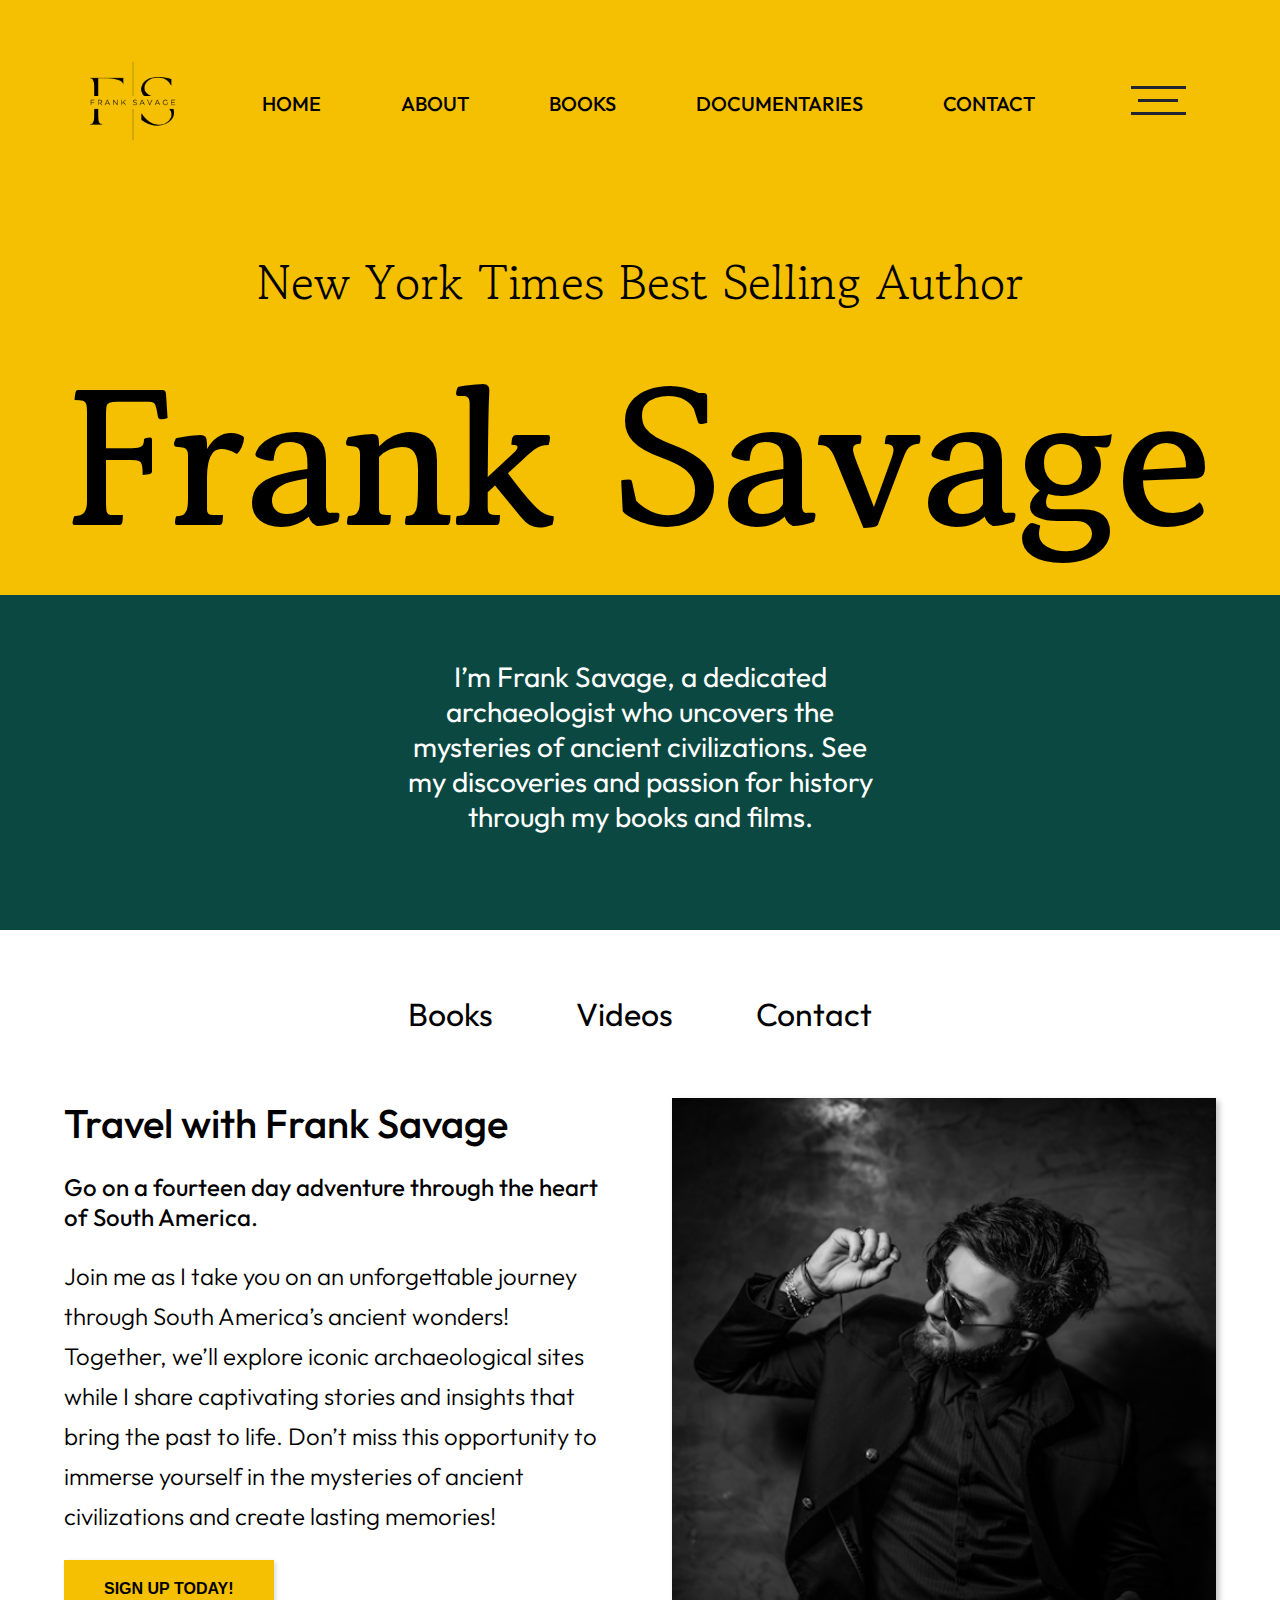
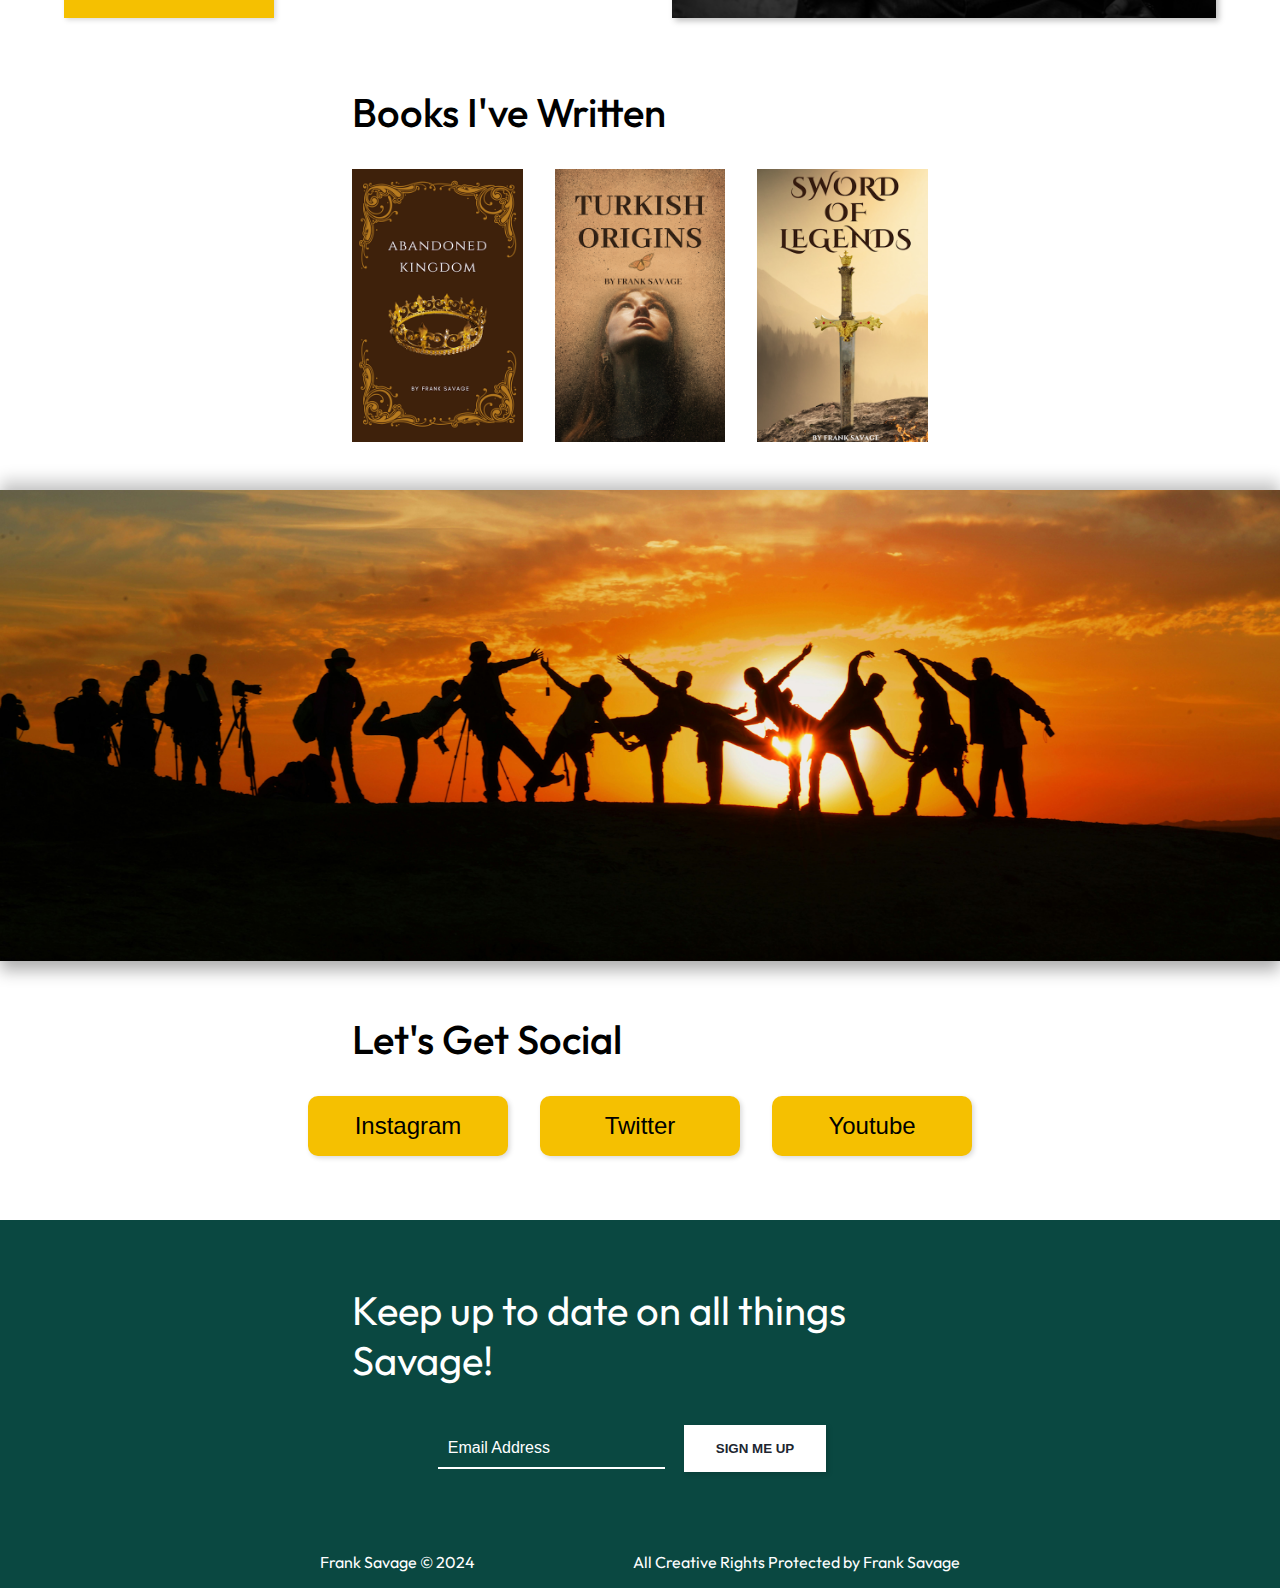
<file: index.html>
<!DOCTYPE html>
<html lang="en">
<head>
    <meta charset="UTF-8">
    <meta name="viewport" content="width=device-width, initial-scale=1.0">
    <title>Frank Savage</title>
    <link rel="stylesheet" href="https://cdnjs.cloudflare.com/ajax/libs/font-awesome/4.7.0/css/font-awesome.min.css">
    <link rel="stylesheet" href="styles.css">
    <link rel="stylesheet" href="https://cdnjs.cloudflare.com/ajax/libs/font-awesome/6.0.0-beta3/css/all.min.css">

    <link rel="icon" href="favicon.ico" type="image/x-icon" />

</head>
<body>
    <header>
        <nav class="header-nav">
            <ul>
                <li class="left"><a href="https://christopherschopf.github.io/Author-Website"><img src="img/fs-logo-2.png" width="100px" height="auto"></a></li>
                <li><a href="https://christopherschopf.github.io/Author-Website/">Home</a></li>
                <li><a href="https://christopherschopf.github.io/Author-Website/about.html">About</a></li>
                <li><a href="https://christopherschopf.github.io/Author-Website/books.html">Books</a></li>
                <li><a href="https://christopherschopf.github.io/Author-Website/documentaries.html">Documentaries</a></li>
                <li><a href="https://christopherschopf.github.io/Author-Website/contact.html">Contact</a></li>
                <li id="hamburger" class="right"><a href="#"><img src="img/nav-icon.png" alt="navigation image"></a></li>
            </ul>
        </nav>
        <nav class="header-nav-mobile">
            <div class="nav-one">
                <a href=""><img src="img/fs-logo-2.png" width="100px" height="auto"></a>
            </div>
            <div>
                <a id="mobilehamburger" href="#"><img src="img/nav-icon.png" alt="navigation image"></a>
            </div>
        </nav>

<!-- Fullscreen Menu (Initially Hidden) -->
<div id="overlay" class="overlay">
    <a href="#" class="close-btn" id="close-btn">&times;</a>
    <div class="overlay-content">
        <a href="https://christopherschopf.github.io/Author-Website/">Home</a>
        <a href="https://christopherschopf.github.io/Author-Website/about.html">About</a>
        <a href="https://christopherschopf.github.io/Author-Website/books.html">Books</a>
        <a href="https://christopherschopf.github.io/Author-Website/documentaries.html">Documentaries</a>
        <a href="https://christopherschopf.github.io/Author-Website/contact.html">Contact</a>
    </div>
</div>

        <div class="hero">
            <p>New York Times Best Selling Author</p>
            <h1>Frank Savage</h1>
        </div>
    </header>
    
    <main>
        <div class="intro">
            <p>I’m Frank Savage, a dedicated archaeologist who uncovers the mysteries of ancient civilizations. See my discoveries and passion for history through my books and films.</p>
        </div>
        <div class="center-nav">

            <a href="https://christopherschopf.github.io/Author-Website/books.html">Books</a>
            <a href="https://christopherschopf.github.io/Author-Website/documentaries.html">Videos</a>
            <a href="https://christopherschopf.github.io/Author-Website/contact.html">Contact</a>
        </div>
        <div class="travel-section">
            <div class="travel-left">
                <h2>Travel with Frank Savage</h2>
                <h3>Go on a fourteen day adventure through the heart of South America.</h3>
                <p>Join me as I take you on an unforgettable journey through South America’s ancient wonders! Together, we’ll explore iconic archaeological sites while I share captivating stories and insights that bring the past to life. Don’t miss this opportunity to immerse yourself in the mysteries of ancient civilizations and create lasting memories!</p>
                <button class="travel">Sign Up Today!</button>
            </div>
            <div class="travel-right">
                <img src="img/f-savage-500.png">
            </div>
        </div>
        <div class="books-header">
            <h2>Books I've Written</h2>
        </div>
        <div class="books">
            <div class="book">
                <img src="img/kingdom-book.png">
                <div class="book-overlay">
                    <div class="book-content">
                        <h3>Abandoned Kingdom</h3>    
                        <p>Uncover the haunting secrets of a once-great civilization, revealing the mysteries hidden within crumbling palaces and ancient artifacts. </p>
                        <p>This gripping exploration invites readers to question the fragility of human achievement and the moral dilemmas of exposing long-buried truths.</p>
                        <br>
                        <button>Get It Today!</button>
                    </div>
                </div>
            </div>
            <div class="book">
                <img src="img/turkish-book.png">
                <div class="book-overlay">
                    <div class="book-content">
                        <h3>Turkish Origins</h3>    
                        <p>Turkish Origins traces the journey of the Turkic peoples from Central Asia to Anatolia, where their traditions and languages took root.</p> 
                        <p>The book explores how these influences shaped the rich cultural heritage of modern Turkey.</p>
                        <br>
                        <button>Get It Today!</button>
                    </div>
                </div>
            </div>
            <div class="book">
                <img src="img/sword-book.png">
                <div class="cover">
                    <div class="book-overlay">
                        <div class="book-content">
                            <h3>Sword of Legends</h3>    
                            <p>Sword of Legends follows the journey of an ancient blade, passed down through generations, at the heart of epic battles and forgotten kingdoms.</p> 
                            <p>This thrilling tale unravels the sword's mysterious origins and its pivotal role in shaping history. </p>
                            <br>
                            <button>Get It Today!</button>
                        </div>
                    </div>
                </div>
            </div>
        </div>
        <div class="social-image">
            <img src="img/social-image.png">
        </div>
        <div class="social-header">
            <h2>Let's Get Social</h2>
        </div> 
        <div class="social-section">
            <div class="social-link">
                <button>Instagram</button>
            </div>
            <div class="social-link">
                <button>Twitter</button>
            </div>
            <div class="social-link">
                <button>Youtube</button>
            </div>
        </div> 
        <div class="bottom-contact">
            <div class="bottom-contact-header">
                <h2>Keep up to date on all things Savage!</h2>
            </div>
            <div class="bottom-contact-form">
                <form class="email-form">
                    <input type="email" name="email" value="Email Address" required>
                    <button type="submit">SIGN ME UP</button>
                </form>
            </div>
        </div>          
    </main>
    <footer class="footer">
        <div class="left-footer">
            <p>Frank Savage &copy; 2024</p>
        </div>
        <div class="right-footer">
            <p>All Creative Rights Protected by Frank Savage</p>
        </div>
    </footer>
    <script src="scripts.js"></script>
</body>
</html>
</file>
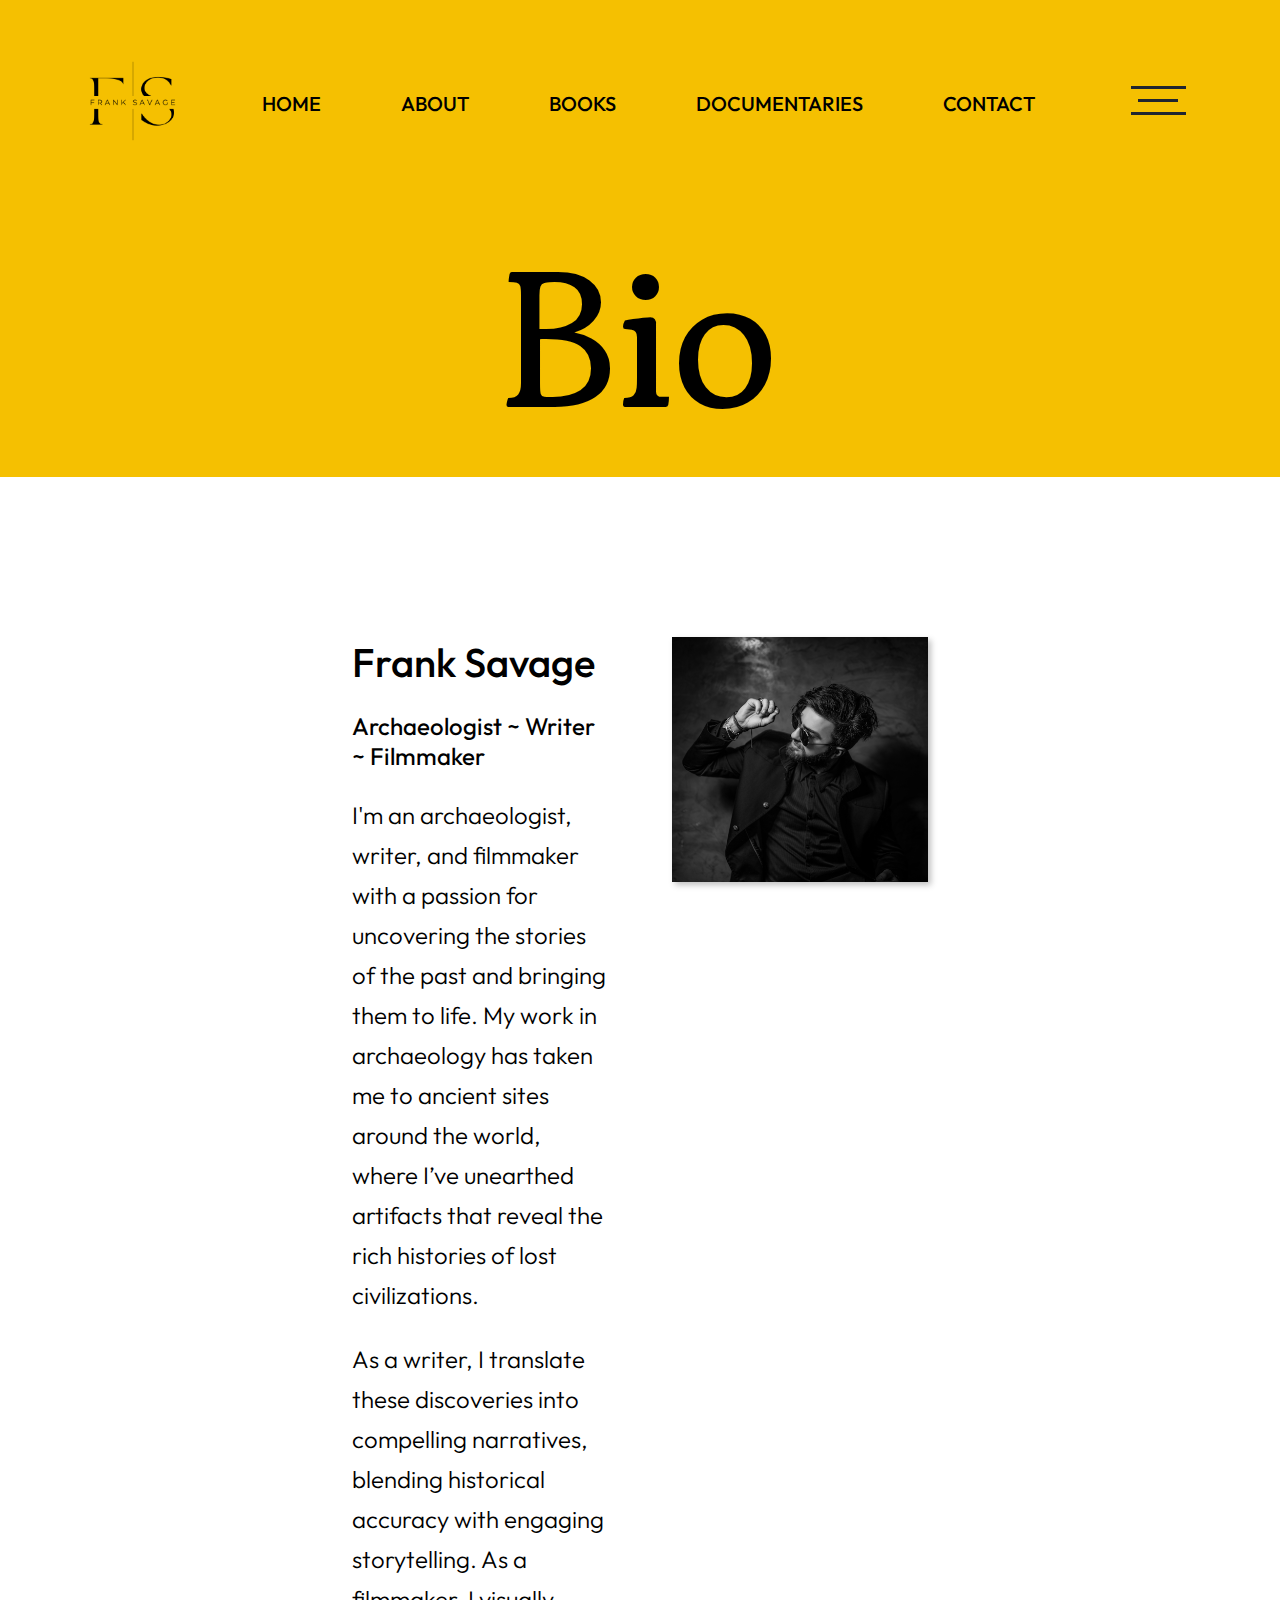
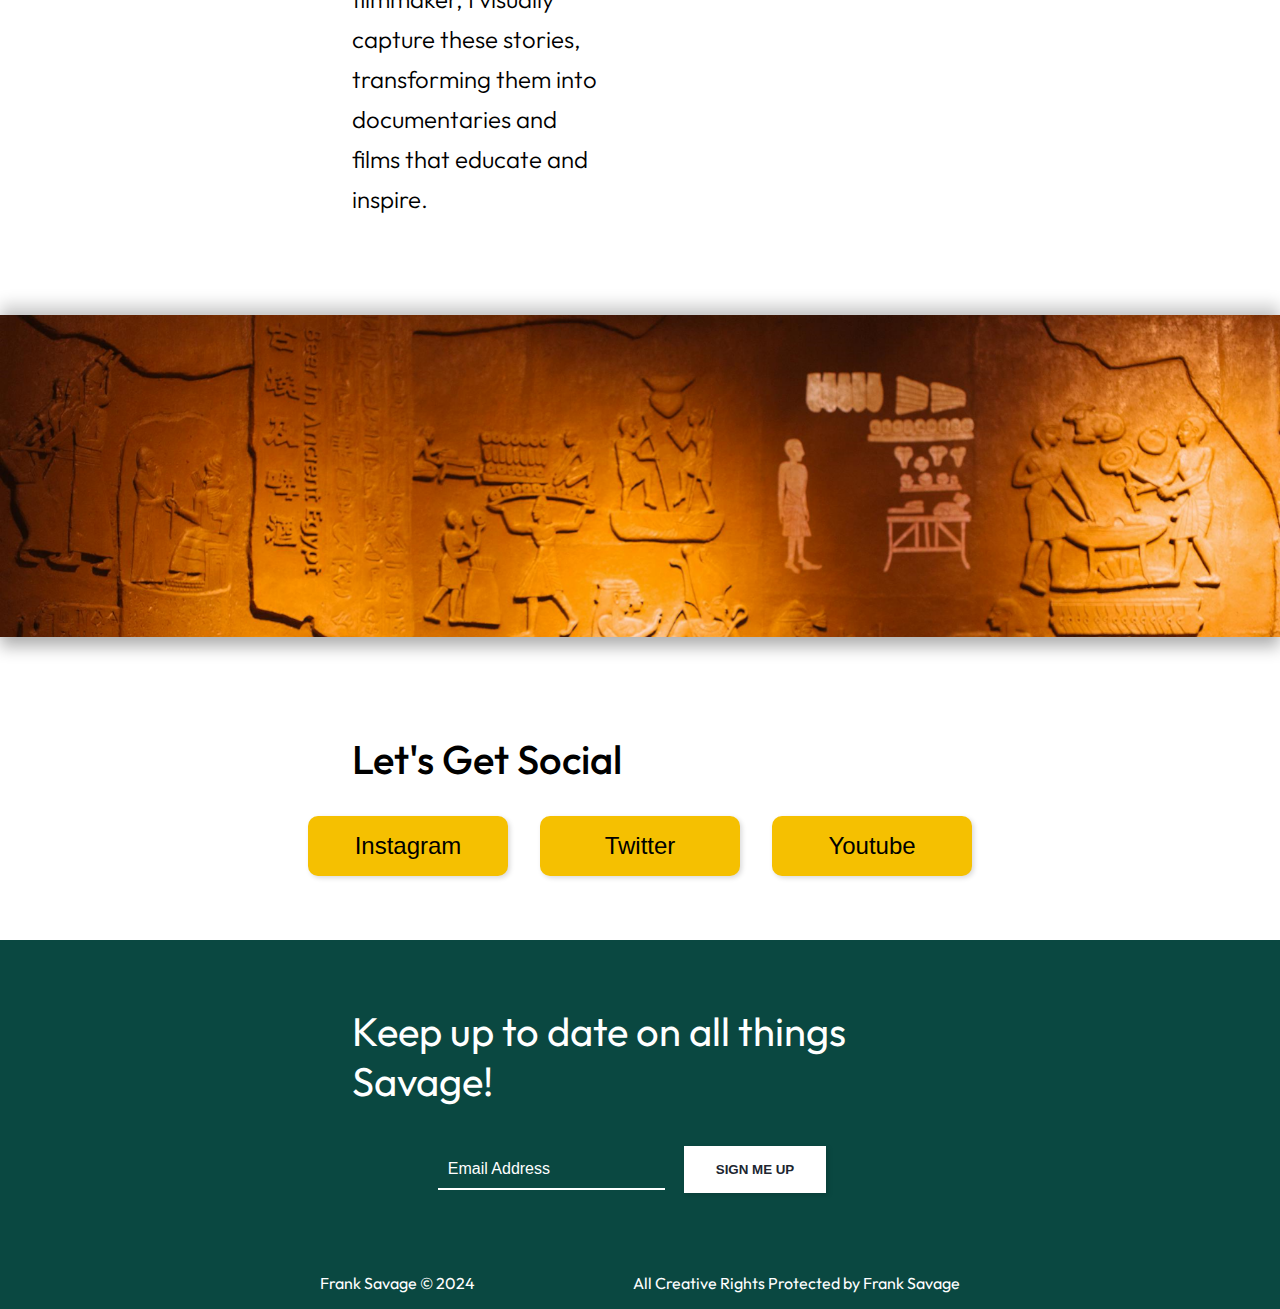
<file: about.html>
<!DOCTYPE html>
<html lang="en">
<head>
    <meta charset="UTF-8">
    <meta name="viewport" content="width=device-width, initial-scale=1.0">
    <title>Frank Savage</title>
    <link rel="stylesheet" href="https://cdnjs.cloudflare.com/ajax/libs/font-awesome/4.7.0/css/font-awesome.min.css">
    <link rel="stylesheet" href="styles.css">
    <link rel="stylesheet" href="https://cdnjs.cloudflare.com/ajax/libs/font-awesome/6.0.0-beta3/css/all.min.css">

    <link rel="icon" href="favicon.ico" type="image/x-icon" />

</head>
<body>
    <header>
        <nav class="header-nav">
            <ul>
                <li class="left"><a href="https://christopherschopf.github.io/Author-Website"><img src="img/fs-logo-2.png" width="100px" height="auto"></a></li>
                <li><a href="https://christopherschopf.github.io/Author-Website">Home</a></li>
                <li><a href="https://christopherschopf.github.io/Author-Website/about.html">About</a></li>
                <li><a href="https://christopherschopf.github.io/Author-Website/books.html">Books</a></li>
                <li><a href="https://christopherschopf.github.io/Author-Website/documentaries.html">Documentaries</a></li>
                <li><a href="https://christopherschopf.github.io/Author-Website/contact.html">Contact</a></li>
                <li id="hamburger" class="right"><a href="#"><img src="img/nav-icon.png"></a></li>
            </ul>
        </nav>
        <nav class="header-nav-mobile">
            <div class="nav-one">
                <a href=""><img src="img/fs-logo-2.png" width="100px" height="auto"></a>
            </div>
            <div>
                <a id="mobilehamburger" href="#"><img src="img/nav-icon.png"></a>
            </div>
        </nav>

<!-- Fullscreen Menu (Initially Hidden) -->
<div id="overlay" class="overlay">
    <a href="#" class="close-btn" id="close-btn">&times;</a>
    <div class="overlay-content">
        <a href="https://christopherschopf.github.io/Author-Website">Home</a>
        <a href="https://christopherschopf.github.io/Author-Website/about.html">About</a>
        <a href="https://christopherschopf.github.io/Author-Website/books.html">Books</a>
        <a href="https://christopherschopf.github.io/Author-Website/documentaries.html">Documentaries</a>
        <a href="https://christopherschopf.github.io/Author-Website/contact.html">Contact</a>
    </div>
</div>

        <div class="hero">

            <h1>Bio</h1>
        </div>
    </header>
    
    <main>
        
        <div class="about-page">
            <div class="about-left">
                <h2>Frank Savage</h2>
                <h3>Archaeologist ~ Writer ~ Filmmaker</h3>
                <p>I'm an archaeologist, writer, and filmmaker with a passion for uncovering the stories of the past and bringing them to life.  My work in archaeology has taken me to ancient sites around the world, where I’ve unearthed artifacts that reveal the rich histories of lost civilizations.</p> 

                <p>As a writer, I translate these discoveries into compelling narratives, blending historical accuracy with engaging storytelling.  As a filmmaker, I visually capture these stories, transforming them into documentaries and films that educate and inspire.</p> 

            </div>
            <div class="about-right">
                <img src="img/f-savage-500.png">
            </div>
        </div>
        <div class="egypt-head">
            <img src="img/about-bottom.png">
        </div>
        <div class="social-header">
            <h2>Let's Get Social</h2>
        </div> 
        <div class="social-section">
            <div class="social-link">
                <button>Instagram</button>
            </div>
            <div class="social-link">
                <button>Twitter</button>
            </div>
            <div class="social-link">
                <button>Youtube</button>
            </div>
        </div> 
        <div class="bottom-contact">
            <div class="bottom-contact-header">
                <h2>Keep up to date on all things Savage!</h2>
            </div>
            <div class="bottom-contact-form">
                <form class="email-form">
                    <input type="email" name="email" value="Email Address" required>
                    <button type="submit">SIGN ME UP</button>
                </form>
            </div>
        </div>          
    </main>
    <footer class="footer">
        <div class="left-footer">
            <p>Frank Savage &copy; 2024</p>
        </div>
        <div class="right-footer">
            <p>All Creative Rights Protected by Frank Savage</p>
        </div>
    </footer>
    <script src="scripts.js"></script>
</body>
</html>
</file>
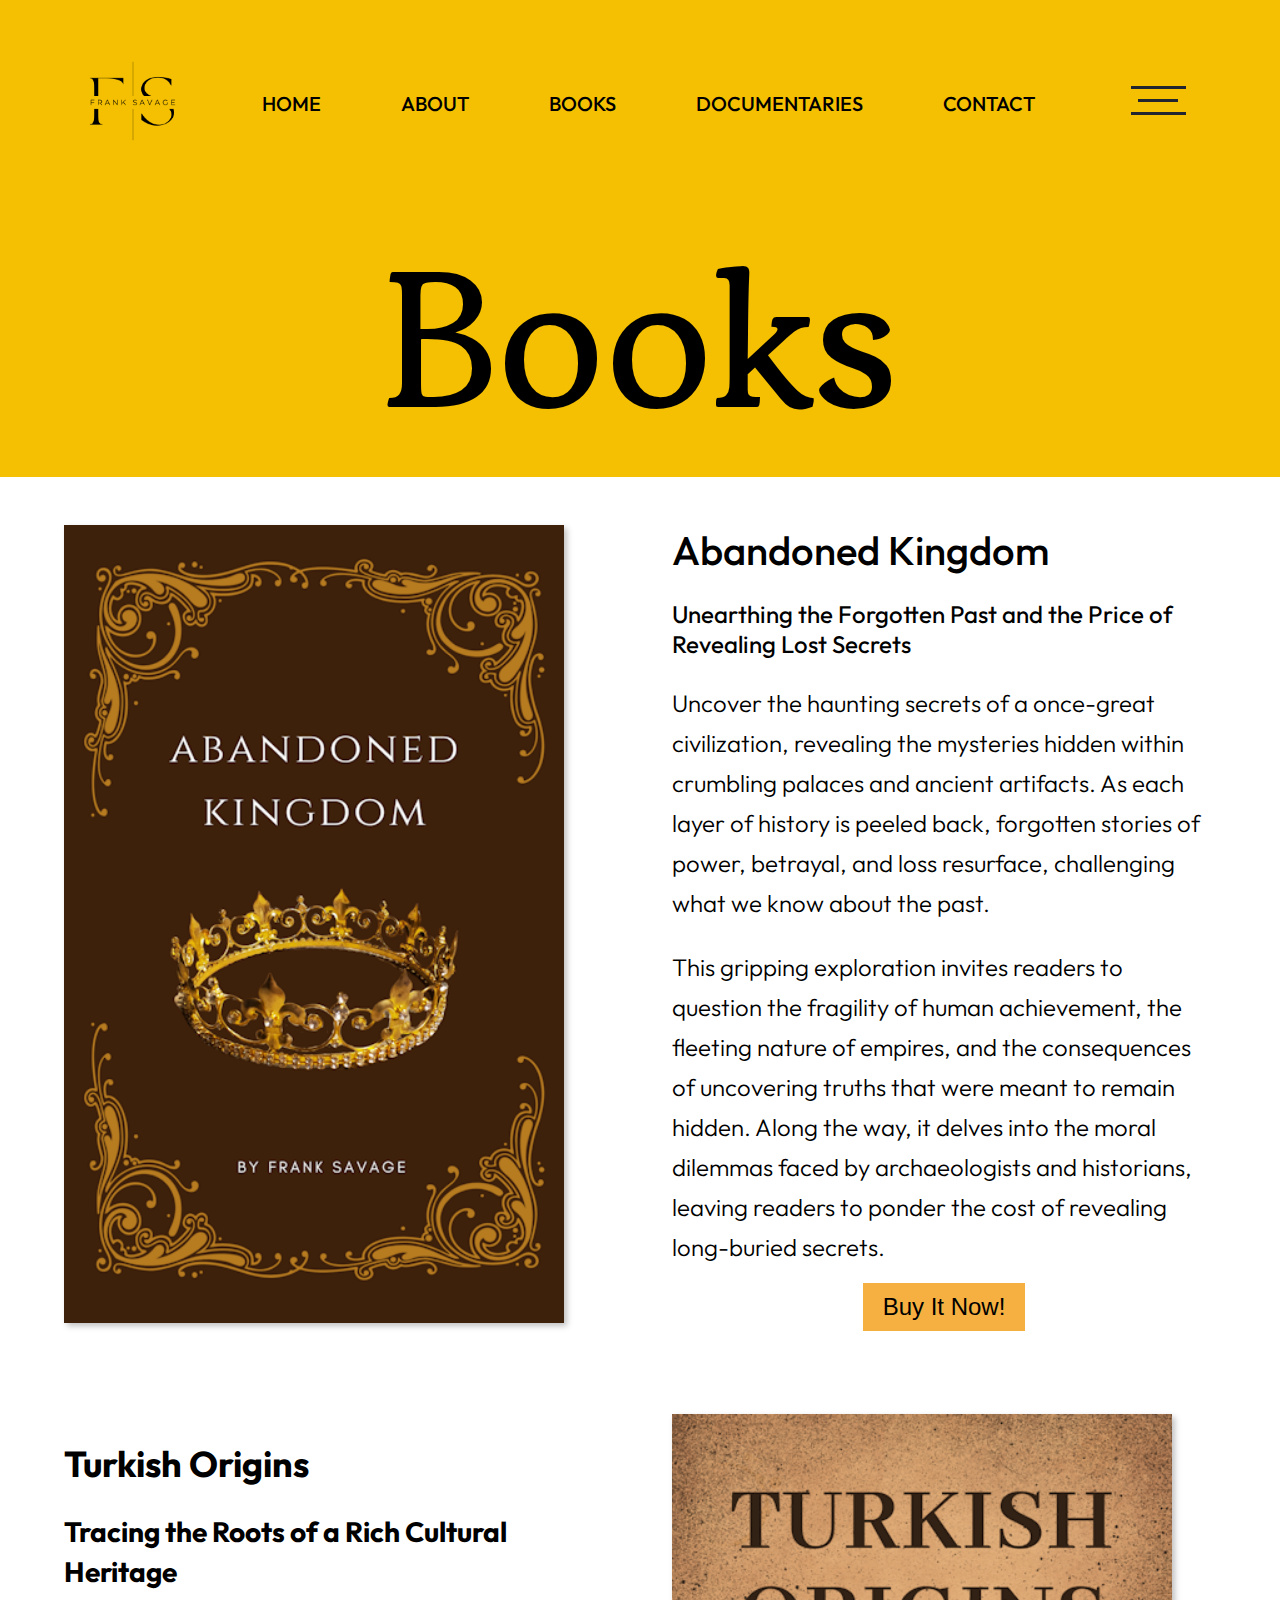
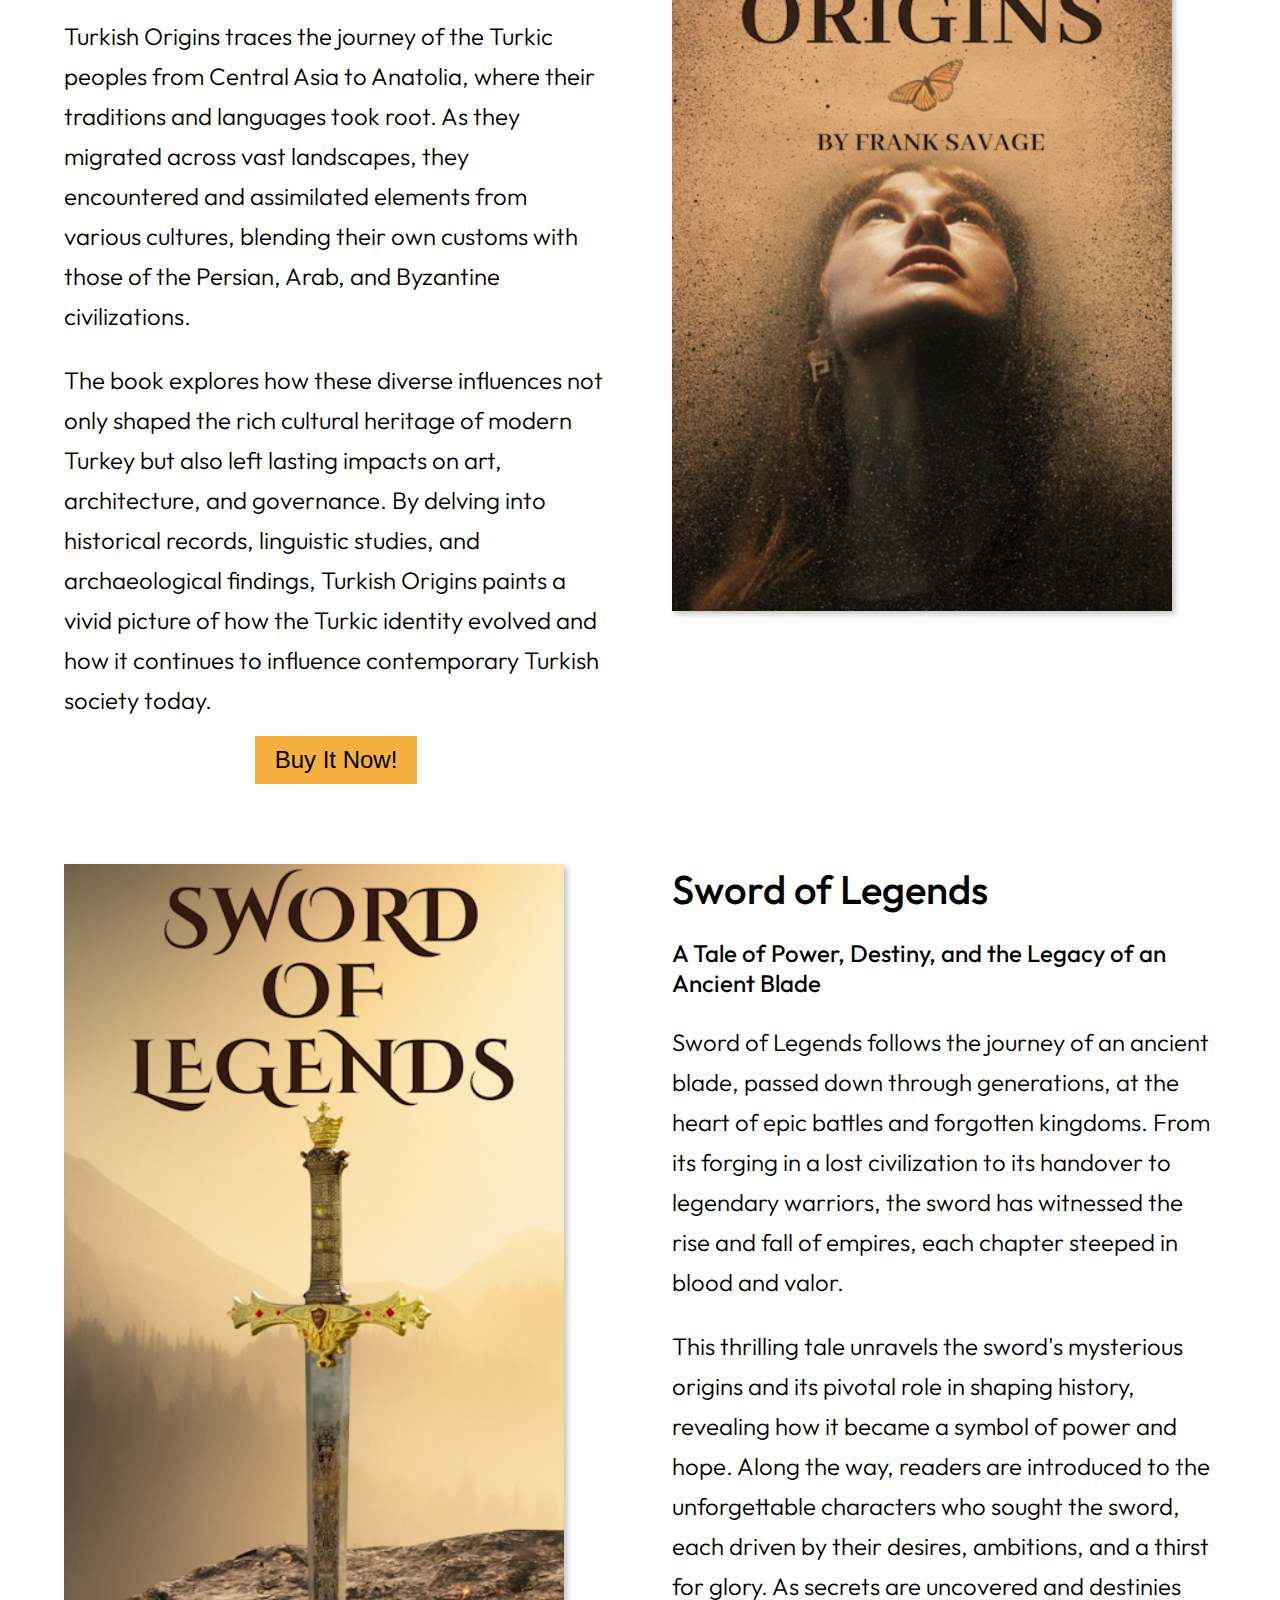
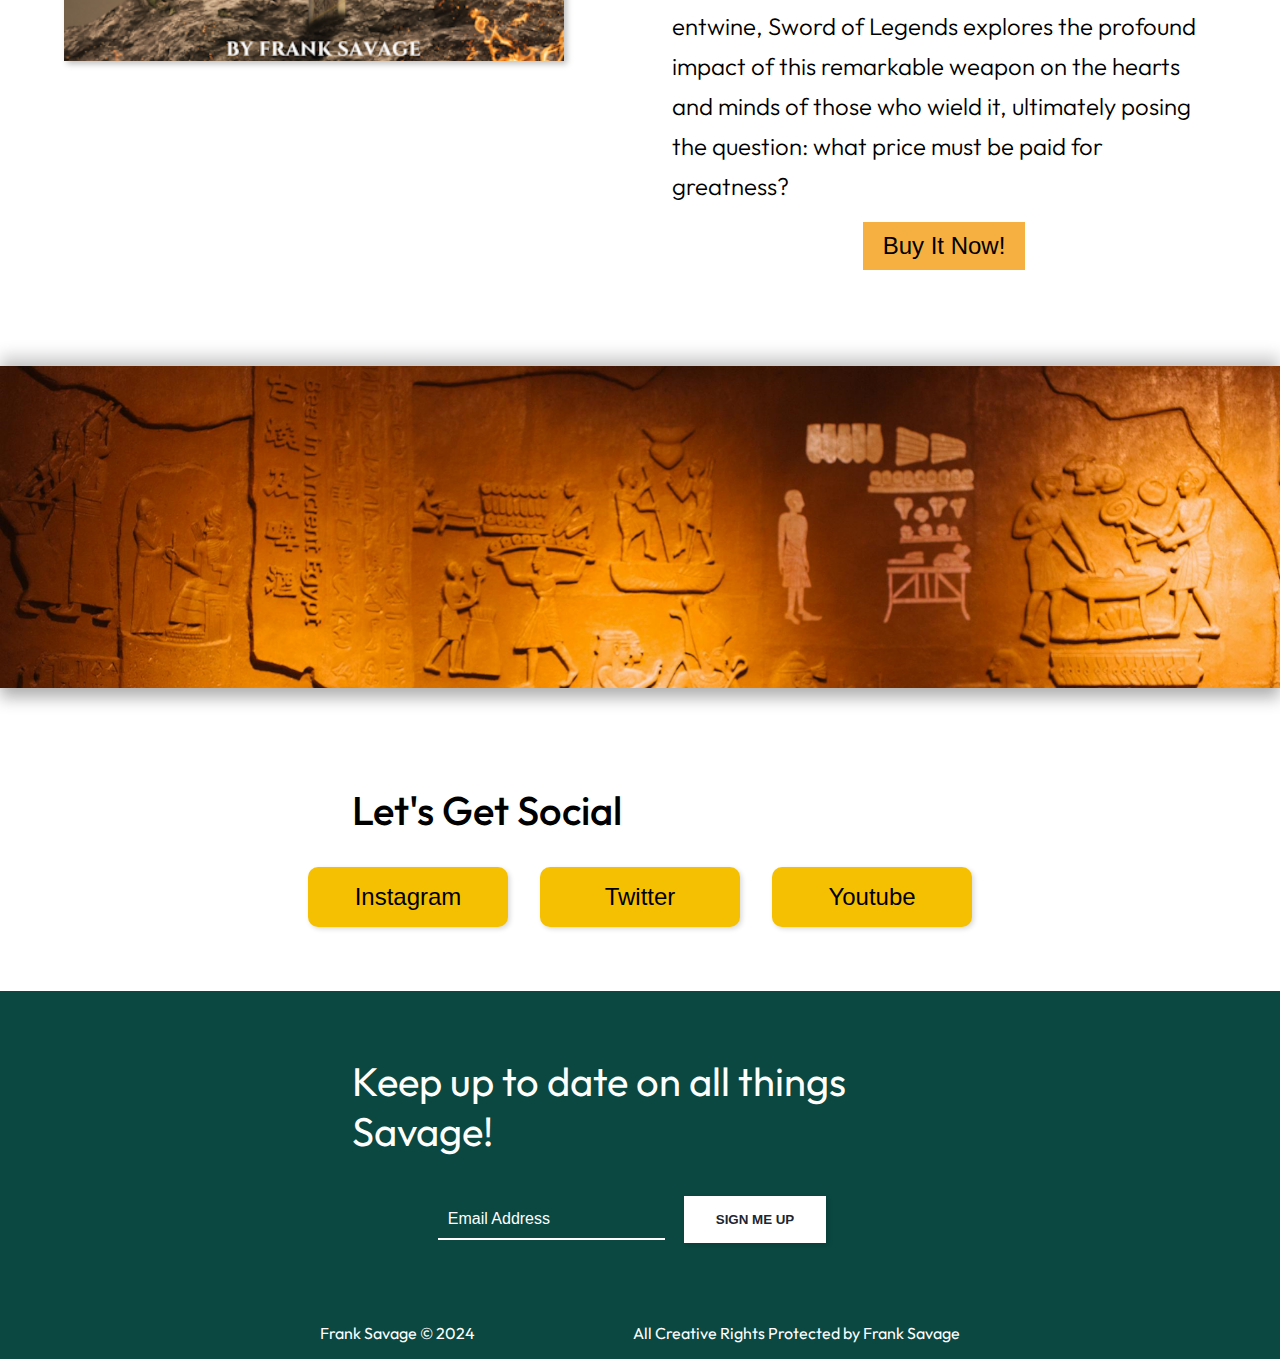
<file: books.html>
<!DOCTYPE html>
<html lang="en">
<head>
    <meta charset="UTF-8">
    <meta name="viewport" content="width=device-width, initial-scale=1.0">
    <title>Frank Savage</title>
    <link rel="stylesheet" href="https://cdnjs.cloudflare.com/ajax/libs/font-awesome/4.7.0/css/font-awesome.min.css">
    <link rel="stylesheet" href="styles.css">
    <link rel="stylesheet" href="https://cdnjs.cloudflare.com/ajax/libs/font-awesome/6.0.0-beta3/css/all.min.css">

    <link rel="icon" href="favicon.ico" type="image/x-icon" />

</head>
<body>
    <header>
        <nav class="header-nav">
            <ul>
                <li class="left"><a href="https://christopherschopf.github.io/Author-Website"><img src="img/fs-logo-2.png" width="100px" height="auto"></a></li>
                <li><a href="https://christopherschopf.github.io/Author-Website">Home</a></li>
                <li><a href="https://christopherschopf.github.io/Author-Website/about.html">About</a></li>
                <li><a href="https://christopherschopf.github.io/Author-Website/books.html">Books</a></li>
                <li><a href="https://christopherschopf.github.io/Author-Website/documentaries.html">Documentaries</a></li>
                <li><a href="https://christopherschopf.github.io/Author-Website/contact.html">Contact</a></li>
                <li id="hamburger" class="right"><a href="#"><img src="img/nav-icon.png"></a></li>
            </ul>
        </nav>
        <nav class="header-nav-mobile">
            <div class="nav-one">
                <a href=""><img src="img/fs-logo-2.png" width="100px" height="auto"></a>
            </div>
            <div>
                <a id="mobilehamburger" href="#"><img src="img/nav-icon.png"></a>
            </div>
        </nav>

<!-- Fullscreen Menu (Initially Hidden) -->
<div id="overlay" class="overlay">
    <a href="#" class="close-btn" id="close-btn">&times;</a>
    <div class="overlay-content">
        <a href="https://christopherschopf.github.io/Author-Website">Home</a>
        <a href="https://christopherschopf.github.io/Author-Website/about.html">About</a>
        <a href="https://christopherschopf.github.io/Author-Website/books.html">Books</a>
        <a href="https://christopherschopf.github.io/Author-Website/documentaries.html">Documentaries</a>
        <a href="https://christopherschopf.github.io/Author-Website/contact.html">Contact</a>
    </div>
</div>

        <div class="hero">

            <h1>Books</h1>
        </div>
    </header>
    
    <main>
        
        <div class="book-page">
            <div class="book-left">
                <img src="img/kingdom-book.png">
            </div>
            <div class="book-right">
                <h2>Abandoned Kingdom</h2>
                <h3>Unearthing the Forgotten Past and the Price of Revealing Lost Secrets</h3>
                <p>Uncover the haunting secrets of a once-great civilization, revealing the mysteries hidden within crumbling palaces and ancient artifacts. As each layer of history is peeled back, forgotten stories of power, betrayal, and loss resurface, challenging what we know about the past.</p>
                <p>This gripping exploration invites readers to question the fragility of human achievement, the fleeting nature of empires, and the consequences of uncovering truths that were meant to remain hidden. Along the way, it delves into the moral dilemmas faced by archaeologists and historians, leaving readers to ponder the cost of revealing long-buried secrets.</p>
                <button class="buy-book">Buy It Now!</button>
            </div>
        </div>
        <div class="book-page reverse-column">
            <div class="book-left">
                <h2>Turkish Origins</h2>
                <h3>Tracing the Roots of a Rich Cultural Heritage</h3>
                <p>Turkish Origins traces the journey of the Turkic peoples from Central Asia to Anatolia, where their traditions and languages took root. As they migrated across vast landscapes, they encountered and assimilated elements from various cultures, blending their own customs with those of the Persian, Arab, and Byzantine civilizations.</p>
                <p>The book explores how these diverse influences not only shaped the rich cultural heritage of modern Turkey but also left lasting impacts on art, architecture, and governance. By delving into historical records, linguistic studies, and archaeological findings, Turkish Origins paints a vivid picture of how the Turkic identity evolved and how it continues to influence contemporary Turkish society today.</p>
                <button class="buy-book">Buy It Now!</button>
            </div>
            <div class="book-right">
                <img src="img/turkish-book.png">
            </div>
        </div>
        <div class="book-page">
            <div class="book-left">
                <img src="img/sword-book.png">
            </div>
            <div class="book-right">
                <h2>Sword of Legends</h2>
                <h3>A Tale of Power, Destiny, and the Legacy of an Ancient Blade</h3>
                <p>Sword of Legends follows the journey of an ancient blade, passed down through generations, at the heart of epic battles and forgotten kingdoms. From its forging in a lost civilization to its handover to legendary warriors, the sword has witnessed the rise and fall of empires, each chapter steeped in blood and valor.</p>
                <p>This thrilling tale unravels the sword's mysterious origins and its pivotal role in shaping history, revealing how it became a symbol of power and hope. Along the way, readers are introduced to the unforgettable characters who sought the sword, each driven by their desires, ambitions, and a thirst for glory. As secrets are uncovered and destinies entwine, Sword of Legends explores the profound impact of this remarkable weapon on the hearts and minds of those who wield it, ultimately posing the question: what price must be paid for greatness?</p>                
                <button class="buy-book">Buy It Now!</button>
            </div>
        </div>
        <div class="egypt-head">
            <img src="img/about-bottom.png">
        </div>
        <div class="social-header">
            <h2>Let's Get Social</h2>
        </div> 
        <div class="social-section">
            <div class="social-link">
                <button>Instagram</button>
            </div>
            <div class="social-link">
                <button>Twitter</button>
            </div>
            <div class="social-link">
                <button>Youtube</button>
            </div>
        </div> 
        <div class="bottom-contact">
            <div class="bottom-contact-header">
                <h2>Keep up to date on all things Savage!</h2>
            </div>
            <div class="bottom-contact-form">
                <form class="email-form">
                    <input type="email" name="email" value="Email Address" required>
                    <button type="submit">SIGN ME UP</button>
                </form>
            </div>
        </div>          
    </main>
    <footer class="footer">
        <div class="left-footer">
            <p>Frank Savage &copy; 2024</p>
        </div>
        <div class="right-footer">
            <p>All Creative Rights Protected by Frank Savage</p>
        </div>
    </footer>
    <script src="scripts.js"></script>
</body>
</html>
</file>
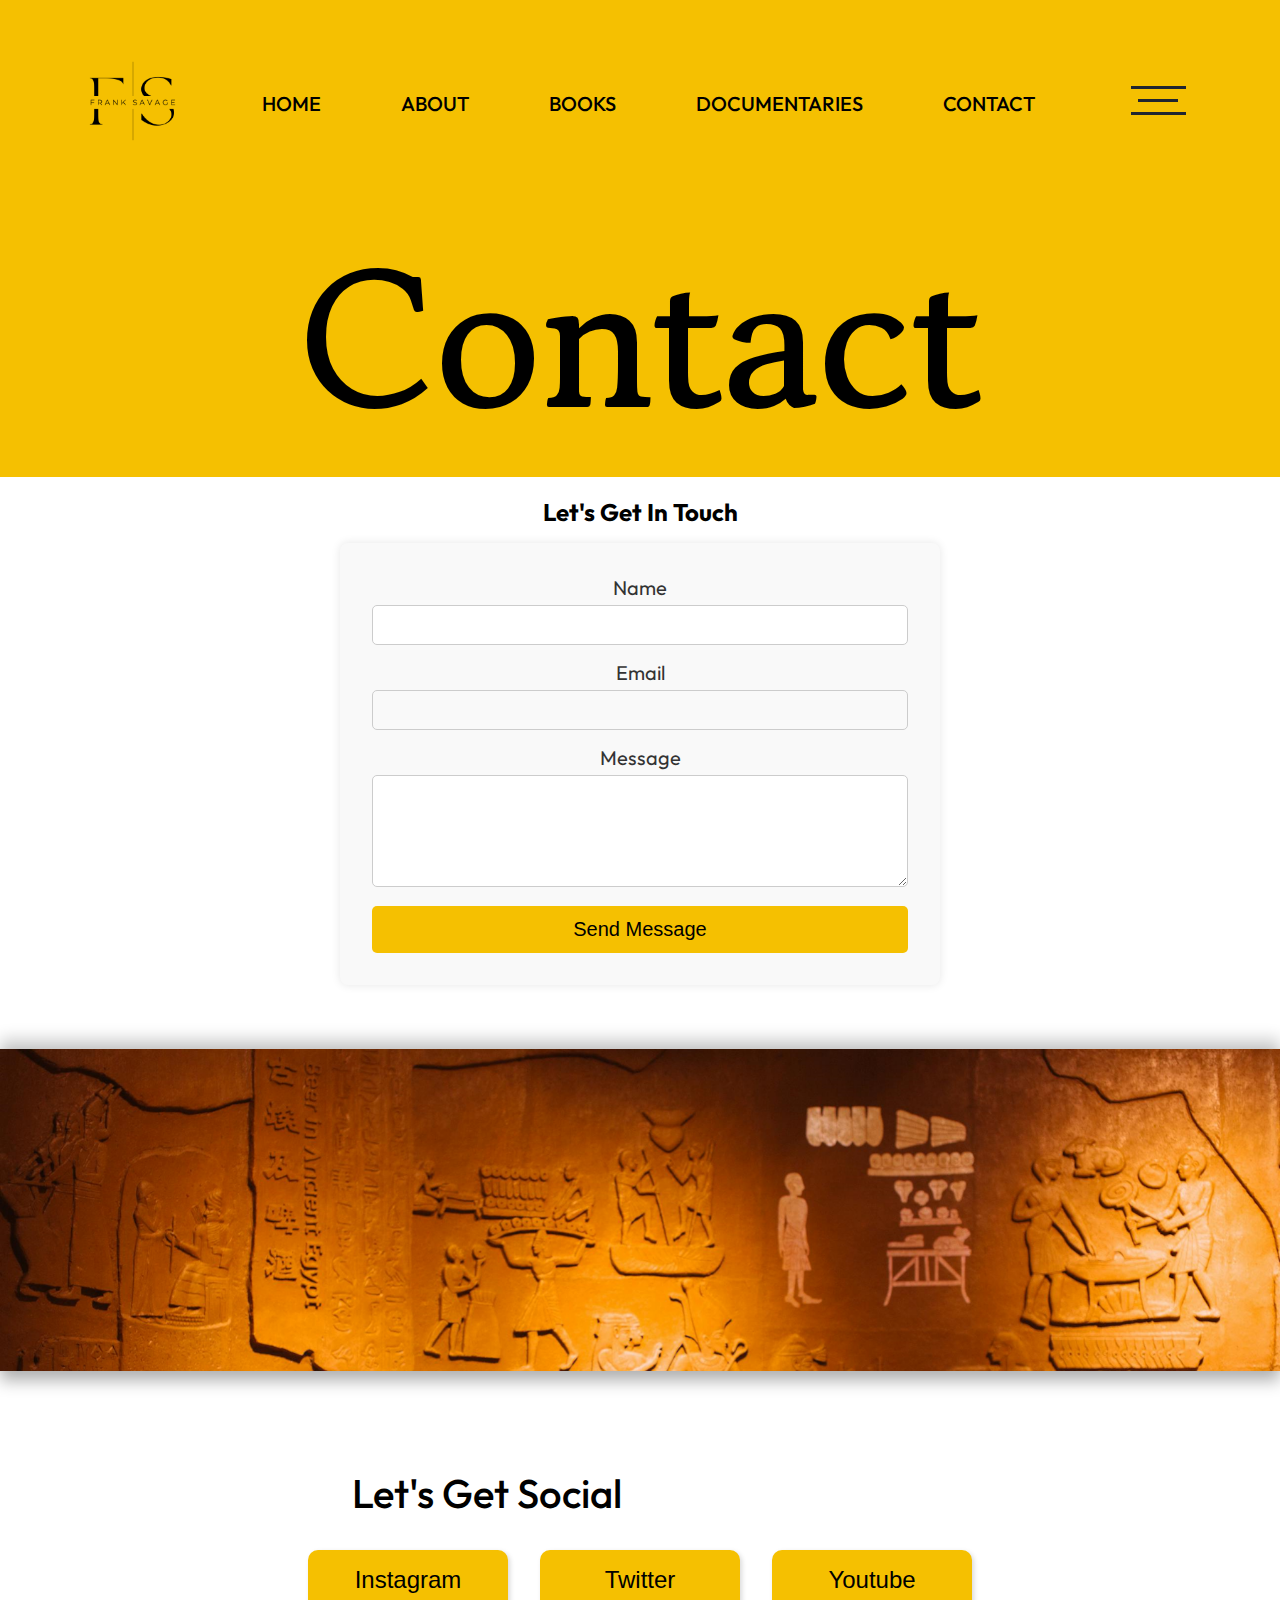
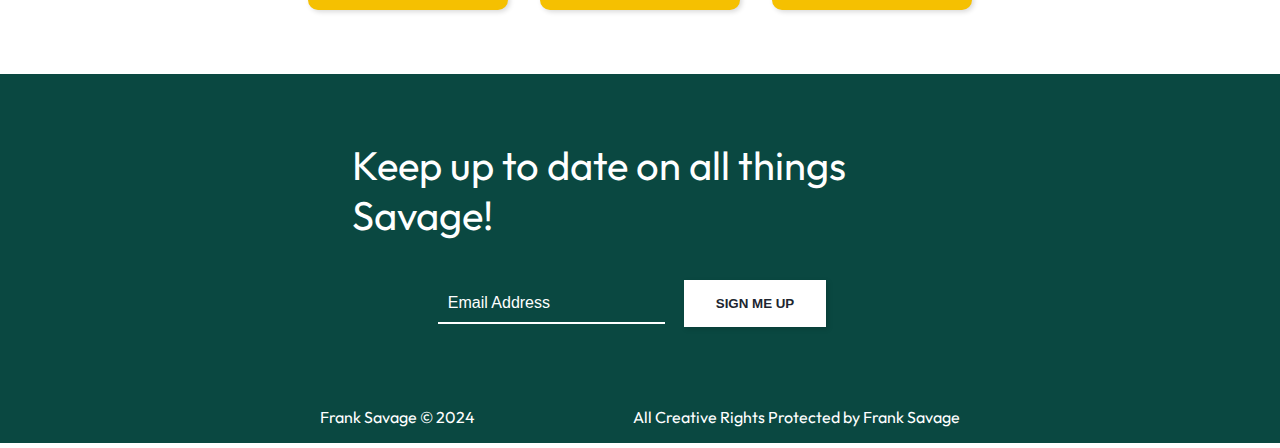
<file: contact.html>
<!DOCTYPE html>
<html lang="en">
<head>
    <meta charset="UTF-8">
    <meta name="viewport" content="width=device-width, initial-scale=1.0">
    <title>Frank Savage</title>
    <link rel="stylesheet" href="https://cdnjs.cloudflare.com/ajax/libs/font-awesome/4.7.0/css/font-awesome.min.css">
    <link rel="stylesheet" href="styles.css">
    <link rel="stylesheet" href="https://cdnjs.cloudflare.com/ajax/libs/font-awesome/6.0.0-beta3/css/all.min.css">

    <link rel="icon" href="favicon.ico" type="image/x-icon" />

</head>
<body>
    <header>
        <nav class="header-nav">
            <ul>
                <li class="left"><a href="https://christopherschopf.github.io/Author-Website"><img src="img/fs-logo-2.png" width="100px" height="auto"></a></li>
                <li><a href="https://christopherschopf.github.io/Author-Website">Home</a></li>
                <li><a href="https://christopherschopf.github.io/Author-Website/about.html">About</a></li>
                <li><a href="https://christopherschopf.github.io/Author-Website/books.html">Books</a></li>
                <li><a href="/documentaries.html">Documentaries</a></li>
                <li><a href="https://christopherschopf.github.io/Author-Website/contact.html">Contact</a></li>
                <li id="hamburger" class="right"><a href="#"><img src="img/nav-icon.png"></a></li>
            </ul>
        </nav>
        <nav class="header-nav-mobile">
            <div class="nav-one">
                <a href=""><img src="img/fs-logo-2.png" width="100px" height="auto"></a>
            </div>
            <div>
                <a id="mobilehamburger" href="#"><img src="img/nav-icon.png"></a>
            </div>
        </nav>

<!-- Fullscreen Menu (Initially Hidden) -->
<div id="overlay" class="overlay">
    <a href="#" class="close-btn" id="close-btn">&times;</a>
    <div class="overlay-content">
        <a href="https://christopherschopf.github.io/Author-Website">Home</a>
        <a href="https://christopherschopf.github.io/Author-Website/about.html">About</a>
        <a href="https://christopherschopf.github.io/Author-Website/books.html">Books</a>
        <a href="https://christopherschopf.github.io/Author-Website/documentaries.html">Documentaries</a>
        <a href="https://christopherschopf.github.io/Author-Website/contact.html">Contact</a>
    </div>
</div>

        <div class="hero">

            <h1>Contact</h1>
        </div>
    </header>
    
    <main>
        
        <div class="contact-form-page">
            <h2>Let's Get In Touch</h2>
            <form class="contact-form" action="#" method="post">
                <div class="form-group">
                  <label for="name">Name</label>
                  <input type="text" id="name" name="name" required>
                </div>
                
                <div class="form-group">
                  <label for="email">Email</label>
                  <input type="email" id="email" name="email" required>
                </div>
                
                <div class="form-group">
                  <label for="message">Message</label>
                  <textarea id="message" name="message" rows="5" required></textarea>
                </div>
                
                <button type="submit">Send Message</button>
              </form>
              
        </div>
        <div class="egypt-head">
            <img src="img/about-bottom.png">
        </div>
        <div class="social-header">
            <h2>Let's Get Social</h2>
        </div> 
        <div class="social-section">
            <div class="social-link">
                <button>Instagram</button>
            </div>
            <div class="social-link">
                <button>Twitter</button>
            </div>
            <div class="social-link">
                <button>Youtube</button>
            </div>
        </div> 
        <div class="bottom-contact">
            <div class="bottom-contact-header">
                <h2>Keep up to date on all things Savage!</h2>
            </div>
            <div class="bottom-contact-form">
                <form class="email-form">
                    <input type="email" name="email" value="Email Address" required>
                    <button type="submit">SIGN ME UP</button>
                </form>
            </div>
        </div>          
    </main>
    <footer class="footer">
        <div class="left-footer">
            <p>Frank Savage &copy; 2024</p>
        </div>
        <div class="right-footer">
            <p>All Creative Rights Protected by Frank Savage</p>
        </div>
    </footer>
    <script src="scripts.js"></script>
</body>
</html>
</file>
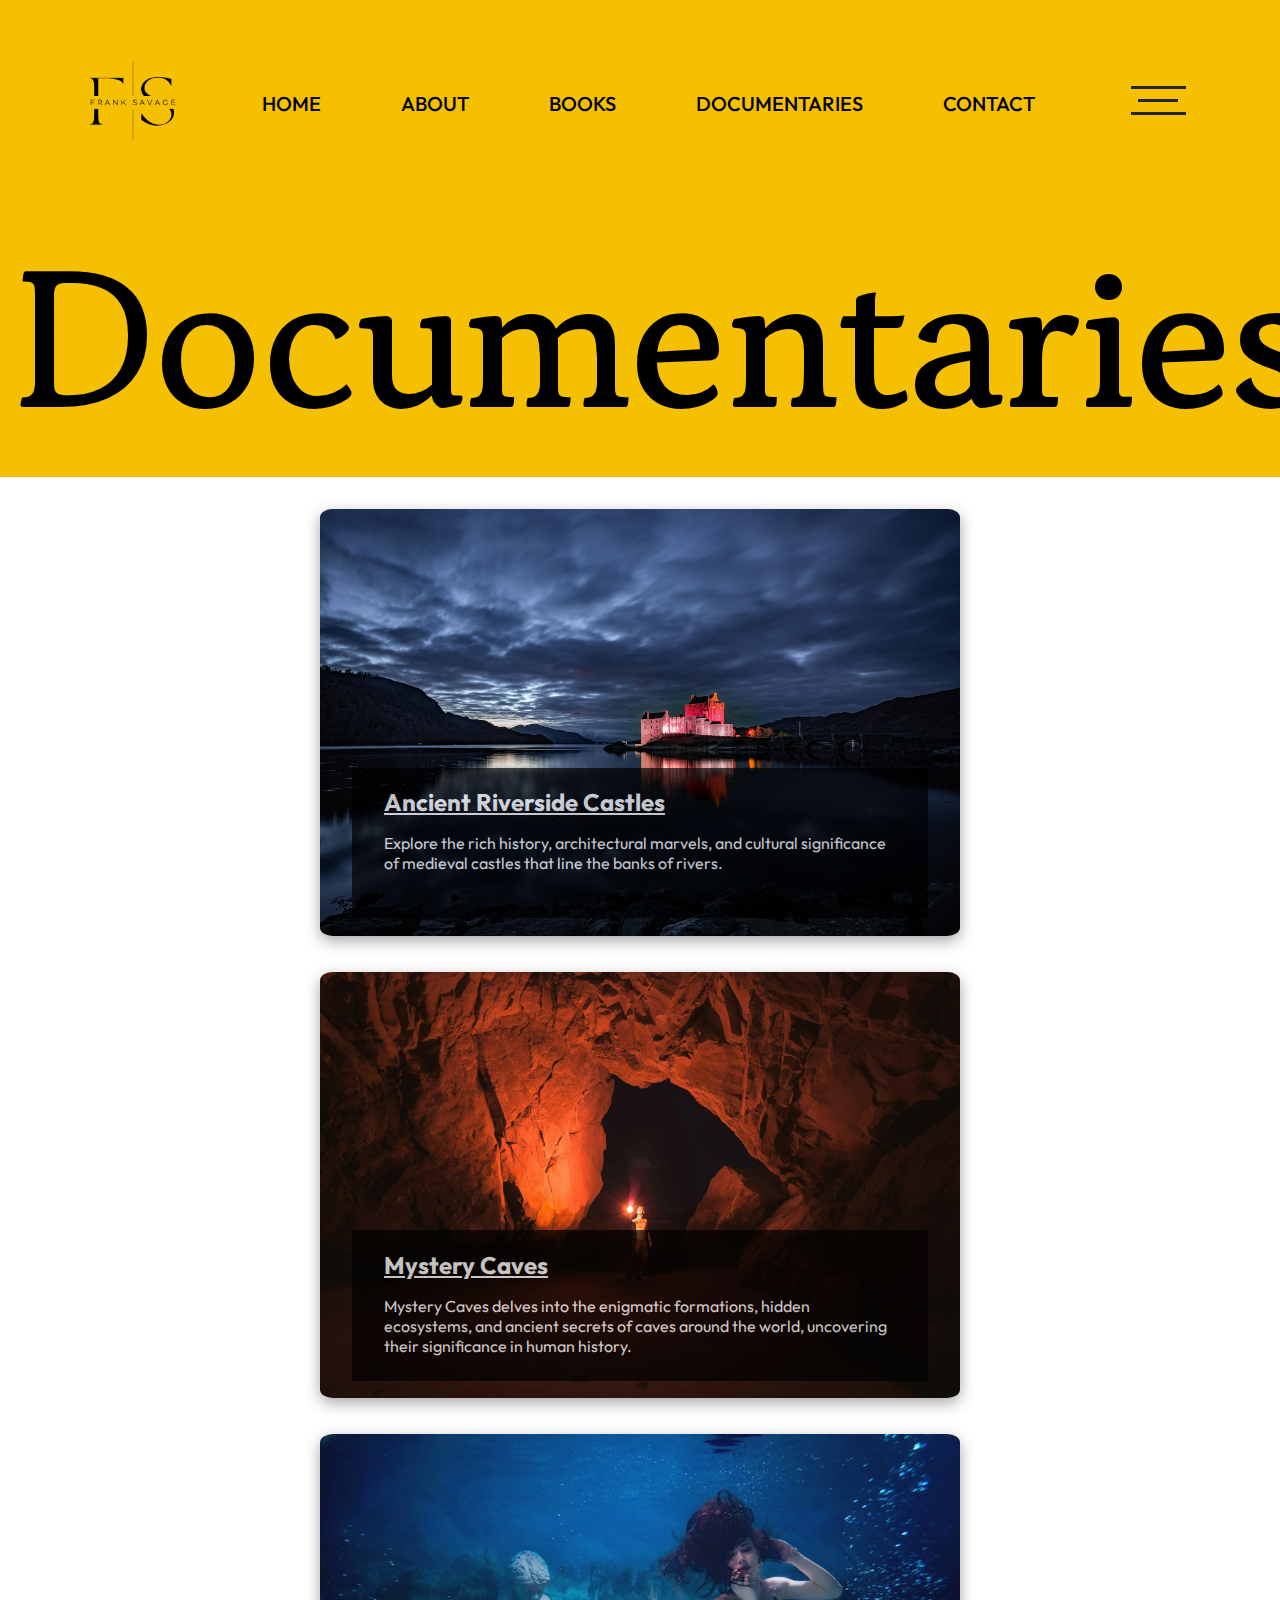
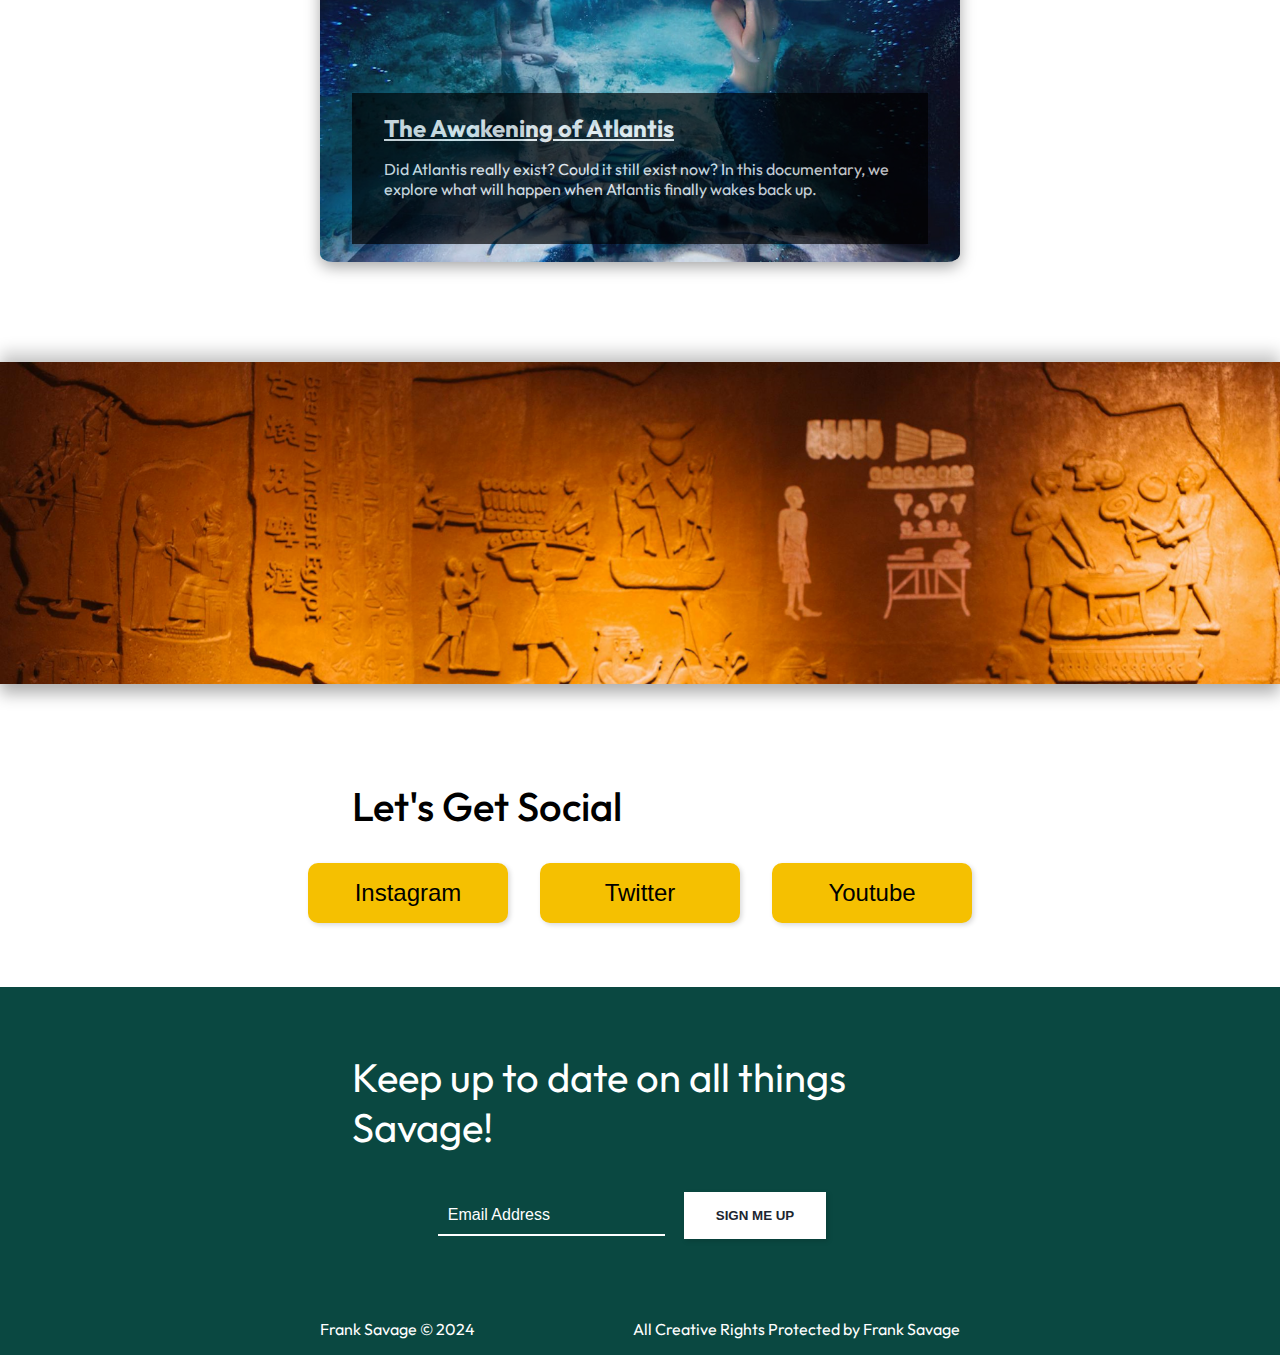
<file: documentaries.html>
<!DOCTYPE html>
<html lang="en">
<head>
    <meta charset="UTF-8">
    <meta name="viewport" content="width=device-width, initial-scale=1.0">
    <title>Frank Savage</title>
    <link rel="stylesheet" href="https://cdnjs.cloudflare.com/ajax/libs/font-awesome/4.7.0/css/font-awesome.min.css">
    <link rel="stylesheet" href="styles.css">
    <link rel="stylesheet" href="https://cdnjs.cloudflare.com/ajax/libs/font-awesome/6.0.0-beta3/css/all.min.css">

    <link rel="icon" href="favicon.ico" type="image/x-icon" />

</head>
<body>
    <header>
        <nav class="header-nav">
            <ul>
                <li class="left"><a href="https://christopherschopf.github.io/Author-Website"><img src="img/fs-logo-2.png" width="100px" height="auto"></a></li>
                <li><a href="https://christopherschopf.github.io/Author-Website">Home</a></li>
                <li><a href="https://christopherschopf.github.io/Author-Website/about.html">About</a></li>
                <li><a href="https://christopherschopf.github.io/Author-Website/books.html">Books</a></li>
                <li><a href="https://christopherschopf.github.io/Author-Website/documentaries.html">Documentaries</a></li>
                <li><a href="https://christopherschopf.github.io/Author-Website/contact.html">Contact</a></li>
                <li id="hamburger" class="right"><a href="#"><img src="img/nav-icon.png"></a></li>
            </ul>
        </nav>
        <nav class="header-nav-mobile">
            <div class="nav-one">
                <a href=""><img src="img/fs-logo-2.png" width="100px" height="auto"></a>
            </div>
            <div>
                <a id="mobilehamburger" href="#"><img src="img/nav-icon.png"></a>
            </div>
        </nav>

<!-- Fullscreen Menu (Initially Hidden) -->
<div id="overlay" class="overlay">
    <a href="#" class="close-btn" id="close-btn">&times;</a>
    <div class="overlay-content">
        <a href="https://christopherschopf.github.io/Author-Website">Home</a>
        <a href="https://christopherschopf.github.io/Author-Website/about.html">About</a>
        <a href="https://christopherschopf.github.io/Author-Website/books.html">Books</a>
        <a href="https://christopherschopf.github.io/Author-Website/documentaries.html">Documentaries</a>
        <a href="https://christopherschopf.github.io/Author-Website/contact.html">Contact</a>
    </div>
</div>

        <div class="hero">
            <h1>Documentaries</h1>
        </div>
    </header>
    
    <main>
        
        <div class="documentaries-page">
            <div class="film-box">
                <a href=""><img src="img/castle.jpeg"></a>
                <div class="doc-overlay">
                    <h2><a href="">Ancient Riverside Castles</a></h2>
                    <p>Explore the rich history, architectural marvels, and cultural significance of medieval castles that line the banks of rivers.</p>
                </div>
            </div>
            <div class="film-box">
                <a href=""><img src="img/caves.jpg"></a>
                <div class="doc-overlay">
                    <h2><a href="">Mystery Caves</a></h2>
                    <p>Mystery Caves delves into the enigmatic formations, hidden ecosystems, and ancient secrets of caves around the world, uncovering their significance in human history.</p>
                </div>
            </div>
            <div class="film-box">
                <a href=""><img src="img/atlantis.jpeg"></a>
                <div class="doc-overlay">
                    <h2><a href="">The Awakening of Atlantis</a></h2>
                    <p>Did Atlantis really exist?  Could it still exist now?  In this documentary, we explore what will happen when Atlantis finally wakes back up.</p>
                </div>
            </div>
        </div>
        <div class="egypt-head">
            <img src="img/about-bottom.png">
        </div>
        <div class="social-header">
            <h2>Let's Get Social</h2>
        </div> 
        <div class="social-section">
            <div class="social-link">
                <button>Instagram</button>
            </div>
            <div class="social-link">
                <button>Twitter</button>
            </div>
            <div class="social-link">
                <button>Youtube</button>
            </div>
        </div> 
        <div class="bottom-contact">
            <div class="bottom-contact-header">
                <h2>Keep up to date on all things Savage!</h2>
            </div>
            <div class="bottom-contact-form">
                <form class="email-form">
                    <input type="email" name="email" value="Email Address" required>
                    <button type="submit">SIGN ME UP</button>
                </form>
            </div>
        </div>          
    </main>
    <footer class="footer">
        <div class="left-footer">
            <p>Frank Savage &copy; 2024</p>
        </div>
        <div class="right-footer">
            <p>All Creative Rights Protected by Frank Savage</p>
        </div>
    </footer>
    <script src="scripts.js"></script>
</body>
</html>
</file>
<file: styles.css>
@import url('https://fonts.googleapis.com/css2?family=Outfit:wght@100..900&display=swap');
@import url('https://fonts.googleapis.com/css2?family=Gowun+Batang:wght@400;700&display=swap');

/* CSS RESET */

/* Box sizing rules */
*,
*::before,
*::after {
  box-sizing: border-box;
}

/* Remove default margin in favour of better control in authored CSS */
body, h1, h2, h3, h4, p,
figure, blockquote, dl, dd {
  margin-block-end: 0;
}

ol, ul {
	list-style: none;
    padding: 0;
    margin: 0;
}

/* Basic Styles */

body {
    font-family: "Outfit", sans-serif;
    margin: 0;
    padding: 0;
}

button {
    cursor: pointer;
}

header {
    background-color: #F5C001;
    padding-bottom: 0;
    margin-bottom: 0;
}


/* Classes */

.header-nav ul {
    display: flex;
    gap: 1rem;
    text-transform: uppercase;
    justify-content: center;
    align-items: center;
    padding-top: 1.5rem;
}

.header-nav li {
    padding: 2rem;
    font-size: 1.25rem;
    font-weight: 500;
}

.header-nav a {
    text-decoration: none;
    color: black;
}

.left {
    margin-right: auto;
    margin-left: 8rem;
}

.right {
    margin-left: auto;
}

li:nth-last-child(1) {
    margin-right: 8rem; /* Move the hamburger closer to the center */
}

.header-nav-mobile {
    display: none;
}

.hero {
    text-align: center;
    padding: 1rem;
    padding-bottom: 0;
    margin-bottom: 0;
    font-family: "Gowun Batang", serif;

}

.hero h1 {
    font-size: 12rem;
    padding: 0;
    margin: 0;
}

.hero p {
    font-size: 3rem;
    padding: 0;
    padding-top: 3rem;
    margin: 0;
}

.intro {
    background-color: #0A4841;
    color: #fff;
    text-align: center;
    padding: 25rem;
    padding-top: 0;
    padding-bottom: 6rem;
    margin-top: 0;
}

.intro p {
    margin-top: 0;
    padding-top: 4rem;
    font-size: 1.75rem;
}

.center-nav {
    padding: 4rem 1rem;
    text-align: center;
}

.center-nav li {
    padding: 2rem;
}

.center-nav a {
    text-decoration: none;
    font-size: 2rem;
    color: #000;
    padding: 0 2.5rem;
    transition: transform 0.3s ease;
}

.center-nav a:hover {
    color: #000;
    text-shadow: 0 0 10px #F5C001, 0 0 20px #F5C001, 0 0 30px #F5C001;
}

.travel-section {
    display: flex;
    justify-content: center;
    padding: 0 20rem;
    padding-bottom: 2rem;
}

.travel-left, .travel-right {
    padding: 0 2rem;
    padding-top: 0;
    width: 50%;
}

.travel-left h2 {
    margin-top: 0;
    font-size: 2.5rem;
    font-weight: 500;
}

.travel-left h3 {
    font-size: 1.5rem;
    font-weight: 450;
}

.travel-left p {
    font-size: 1.5rem;
    line-height: 2.5rem;
    font-weight: 300;
}

.travel-right img {
    width: 100%;
    height: auto;
    box-shadow: 3px 3px 6px rgba(0, 0, 0, 0.25);
}

.travel {
    margin-top: 1.5rem;
}


.travel-left button {
    background-color: #F5C001;
    border: none;
    padding: 1.25rem 2.5rem;
    font-size: 1rem;
    text-transform: uppercase;
    font-weight: 600;
    box-shadow: 2px 2px 5px rgba(0, 0, 0, 0.15);
    transition: all 0.2s ease; /* Smooth transition for hover effect */
}

/* Pressed-in effect on hover */
.travel-left button:active {
    background-color: #D4A001; /* Slightly darker background color */
    transform: translateY(3px); /* Press button down */
    box-shadow: 1px 1px 3px rgba(0, 0, 0, 0.15); /* Reduce the shadow */
}


.books-header {
    padding: 0 22rem;
    padding-bottom: 2rem;
}

.books-header h2 {
    font-size: 2.5rem;
    font-weight: 500;
}

.books {
    padding: 0 22rem;
    padding-bottom: 2rem;
    display: flex;
    gap: 2rem;
    justify-content: center;
    position: relative; /* Ensure relative positioning */
}


.book {
    position: relative; /* Allows absolute positioning of overlay */
    overflow: hidden;   /* Ensures overlay is contained within book */
}

.book img {
    display: block;
    width: 100%;
    max-width: 300px; /* Maintain the maximum width */
    height: auto;
    transition: .5s ease;
}

/* Styles for the overlay */
.book-overlay {
    position: absolute;      /* Position it absolutely */
    top: 0;                 /* Align it to the top */
    left: 0;                /* Align it to the left */
    right: 0;               /* Align it to the right */
    bottom: 0;              /* Align it to the bottom */
    background-color: rgba(0, 0, 0, 0.9); /* Semi-transparent background */
    color: white;           /* Text color */
    display: flex;          /* Center text */
    justify-content: center; /* Center horizontally */
    align-items: center;    /* Center vertically */
    opacity: 0;             /* Initially hidden */
    transition: opacity 0.3s ease; /* Transition for fade effect */
}

/* Show overlay on hover */
.book:hover .book-overlay {
    opacity: 1; /* Fade in overlay on hover */
}
.book-content {
    display: flex;
    flex-direction: column;
    align-items: center;
}

.book-content h3 {
    font-size: 1.5rem;
}

.book-content p {
    padding: 0 2rem;
    text-align: center;
}

.book-content button {
    background-color: #F5C001;
    border: none;
    padding: .75rem 1.5rem;
    text-transform: uppercase;
}

.social-image {
    padding: 1rem 0;
}

.social-image img {
    width: 100%;
    height: auto;
    box-shadow: 0px 10px 15px rgba(0, 0, 0, 0.3), 0px -10px 15px rgba(0, 0, 0, 0.2);
}

.social-header {
    padding: 0 22rem;
    padding-bottom: 2rem;
}

.social-header h2 {
    font-size: 2.5rem;
    font-weight: 500;
    
}

.social-section {
    padding-bottom: 4rem;
    display: flex;
    flex-wrap: wrap;
    gap: 2rem;
    justify-content: center;
}

.social-section button {
    border: none;
    background-color: #F5C001;
    border-radius: 10px;
    padding: 1rem 2rem;
    font-size: 1.5rem;
    width: 200px;
    box-shadow: 2px 2px 5px rgba(0, 0, 0, 0.15);
    transition: all 0.2s ease; /* Smooth transition for hover effect */
}

/* Hover effect to simulate a "pressed" button */
.social-section button:active {
    background-color: #D4A001; /* Darken the background color slightly */
    transform: translateY(3px); /* Shift the button down to create pressed effect */
    box-shadow: 1px 1px 3px rgba(0, 0, 0, 0.15); /* Reduce the shadow to simulate pressing in */
}


.bottom-contact {
    padding: 2rem 22rem;
    padding-bottom: 3rem;
    display: flex;
    flex-direction: column;
    justify-content: center;
    align-items: center;
}

.bottom-contact h2 {
    font-size: 2.5rem;
    color: #fff;
    font-weight: 400;
    padding-bottom: 1.5rem;
}

.email-form button {
    color:#202530;
    background-color:#fff;
    border: none;
    padding: 1rem 2rem;
    margin: 1rem;
    font-weight: 550;
    box-shadow: 2px 2px 5px rgba(0, 0, 0, 0.15);
      
}

input[type="email"] {
    padding: 10px;
    color: #fff;
    font-size: 16px;
    border: none;
    border-bottom: 2px solid #fff; /* Add only a bottom border */
    outline: none; /* Remove the default outline on focus */
    background-color: transparent;
}

.footer {
    display: flex;
    flex-wrap: wrap;
    justify-content: space-between;
    padding: 0 20rem;
    padding-bottom: 1rem;
    color: #fff;
}

.footer, .bottom-contact {
    background-color: #0A4841;
}

.about-page {
    display: flex;
    justify-content: center;
    padding: 10rem 20rem;
    padding-bottom: 2rem;
}
.about-left, .about-right {
    padding: 0 2rem;
    padding-top: 0;
    width: 50%;
}
.about-left h2 {
    margin-top: 0;
    font-size: 2.5rem;
    font-weight: 500;
}

.about-left h3 {
    font-size: 1.5rem;
    font-weight: 450;
}

.about-left p {
    font-size: 1.5rem;
    line-height: 2.5rem;
    font-weight: 300;
}

.about-right img {
    width: 100%;
    height: auto;
    box-shadow: 3px 3px 6px rgba(0, 0, 0, 0.25);
}

.egypt-head {
    display: flex;
    justify-content: center;
    padding: 4rem 0;
}

.egypt-head img {
    width: 100%;
    height: auto;
    box-shadow: 0px 10px 15px rgba(0, 0, 0, 0.3), 0px -10px 15px rgba(0, 0, 0, 0.2);
}

.book-page {
    display: flex;
    justify-content: center;
    padding: 0 20rem;
    padding-bottom: 2rem;
}

.book-left, .book-right {
    padding: 0 2rem;
    padding-top: 0;
    width: 50%;
}

.book-left, .book-right h2 {
    margin-top: 0;
    font-size: 2.5rem;
    font-weight: 500;
}

.book-left, .book-right h3 {
    font-size: 1.5rem;
    font-weight: 450;
}

.book-left, .book-right p {
    font-size: 1.5rem;
    line-height: 2.5rem;
    font-weight: 300;
}

.book-right img, .book-left img {
    max-width: 500px;
    width: 100%;
    height: auto;
    box-shadow: 3px 3px 6px rgba(0, 0, 0, 0.25);
}

.book-page {
    margin-top: 3rem;
}

.buy-book {
    padding: 10px 20px; /* Adjust these values as needed */
    background-color: #f5b041; /* Optional: Set background color */
    border: none; /* Optional: Remove default border */
    cursor: pointer; /* Optional: Change cursor on hover */
    font-size: 1.5rem;
    display: block; /* Turns the button into a block element */
    margin: 1rem auto 0; /* Horizontally centers the block element */
}

.documentaries-page {
    padding: 2rem 20rem;
    display: flex;
    flex-direction: column;
    align-items: center;
    gap: 2rem;
}

.documentaries-page img {
    max-width: 900px;
    width: 100%;
    height: auto;
    box-shadow: rgba(0, 0, 0, 0.35) 0px 5px 15px;
    border-radius: 2%;
}
.film-box {
    position: relative; /* Ensure it's positioned */
}

.doc-overlay {
    position: absolute; /* Or 'fixed' if needed */
    top: 75%;
    left: 5%;
    right: 5%;
    bottom: 5%;
    background-color: rgba(0, 0, 0, 0.9); /* Semi-transparent background */
    color: white;           /* Text color */
    display: flex;          /* Center text */
    padding: 0 2rem;
    opacity: .75;             /* Initially hidden */
    transition: opacity 0.3s ease; /* Transition for fade effect */
    display: block;
}

.doc-overlay a {
    text-decoration: underline;
    color: #fff;
}
.doc-overlay a:hover {
    opacity: .8;
}

.contact-form-page {
    text-align: center;
}

.contact-form-page h2 {
    margin-bottom: 1rem;
}

.contact-form {
    width: 100%;
    max-width: 600px;
    margin: 0 auto;
    padding: 2rem;
    background-color: #f9f9f9;
    border-radius: 8px;
    box-shadow: 0 0 10px rgba(0, 0, 0, 0.1);
  }
  
  .form-group {
    margin-bottom: 15px;
  }

  label {
    display: block;
    font-size: 1.25rem;
    margin-bottom: 5px;
    color: #333;
  }
  
  .contact-form-page input[type="text"],
  .contact-form-page input[type="email"],
  .contact-form-page textarea {
    width: 100%;
    padding: 10px;
    border: 1px solid #ccc;
    border-radius: 5px;
    font-size: 1rem;
  }
  
  .contact-form-page textarea {
    resize: vertical;
  }
  
  .contact-form-page button {
    width: 100%;
    padding: 12px;
    background-color: #F5C001;
    color: #000;
    font-size: 1.25rem;
    border: none;
    border-radius: 5px;
    cursor: pointer;
    transition: background-color 0.3s ease;
  }
  
  .contact-form-page button:hover {
    background-color: #0A4841;
    color: #fff;
  }




/* Fullscreen overlay menu (navigation) */
.overlay {
    height: 100%;  /* Fullscreen height */
    width: 100%;   /* Fullscreen width */
    position: fixed;  /* Stays in place */
    top: 0;
    left: 0;
    background-color: rgba(0, 0, 0, 0.9); /* Black background with opacity */
    display: none;  /* Initially hidden */
    z-index: 1     /* Ensure it sits above all other content */
}

.overlay-content {
    position: absolute;
    top: 50%;
    left: 50%;
    transform: translate(-50%, -50%);
    text-align: center;
}

.overlay-content a {
    padding: 10px;
    text-decoration: none;
    font-size: 36px;
    color: white;
    display: block;
    transition: 0.3s;
}

.overlay-content a:hover {
    text-decoration: underline;
    
}

/* Close button in the top right corner */
.close-btn {
    position: absolute;
    top: 20px;
    right: 45px;
    font-size: 60px;
    color: white;
    text-decoration: none;
}

.close-btn:hover {
    color: #ccc;
}

@media (max-width: 1800px) {
    .travel-section, .book-page {
        padding-left: 2rem;
        padding-right: 2rem;
    } 
    .doc-overlay {
        top: 60%;
        left: 5%;
        right: 5%;
        bottom: 5%;
    }
}
@media (max-width: 1200px) {
    .header-nav {
        display: none;
    }
    .header-nav-mobile {
        display: flex;
        gap: 1rem;
        text-transform: uppercase;
        align-items: center;
        justify-content: space-between;
        padding: .5rem;
    }
    .hero h1 {
        font-size: 6rem;
    }
    .hero p {
        font-size: 2rem;
    }
    .intro, .center-nav, .travel-section, .books-header, 
    .books, .footer, .social-header, .bottom-contact, .book-page, 
    .documentaries-page, .about-page {
        padding-left: 2rem;
        padding-right: 2rem;
    }
    .travel-section, .about-page {
        flex-direction: column-reverse;
        align-items: center;
        gap: 1rem;
    }
    .travel-left, .travel-right, .book-left, .book-right, .about-left, .about-right {
        width: 100%;
    }
    .book-page {
        flex-direction: column;
        align-items: center;
        gap: 1rem;
        text-align: center;
    }
    .reverse-column {
        flex-direction: column-reverse;
    }
}

@media (max-width: 1024px) {
    .hero h1 {
        font-size: 4rem;
    }
    .hero p {
        font-size: 2rem;
    }
    .books {
        flex-direction: column;
        align-items: center;
    }
}

@media (max-width: 768px) {

    
    .hero h1 {
        font-size: 3rem;
    }
    .hero p {
        font-size: 2rem;
    }
    .doc-overlay {
        top: 20%;
        left: 5%;
        right: 5%;
        bottom: 5%;
    }

}

@media (max-width: 425px) {
    .hero h1 {
        font-size: 2rem;
    }
    .hero p {
        font-size: 1.25rem;
    }
    .header-nav li {
        font-size: 1.25rem;
        font-weight: 500;
    }
    .bottom-contact h2 {
        font-size: 1.75rem;
    }
    .intro p {
        font-size: 1.5rem;
    }
    .center-nav {
        padding: 2rem 0;
    }
    .center-nav a {
        font-size: 1.75rem;
        padding: 0 .75rem;
    }
    .doc-overlay {
        top: 5%;
        left: 5%;
        right: 5%;
        bottom: 5%;
    }
    .doc-overlay h2 {
        font-size: 1.25rem;
    }
}
</file>
